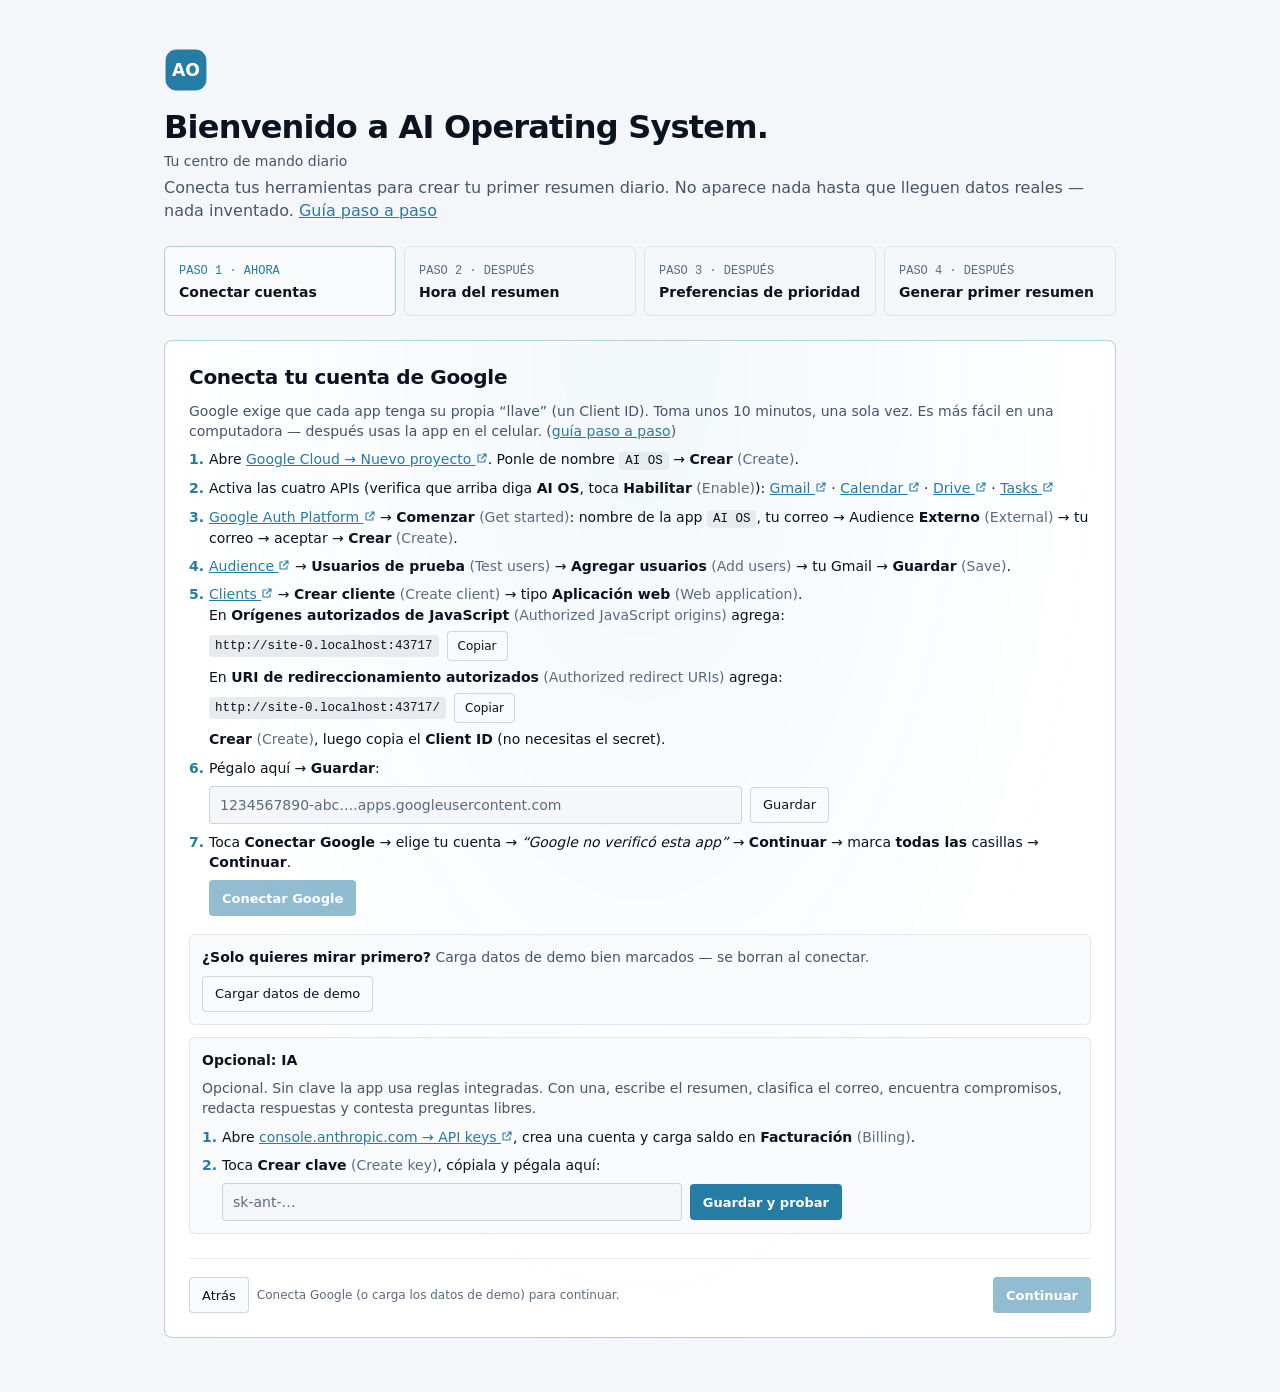
<file: index.html>
<!doctype html>
<html lang="es">
<head>
<meta charset="utf-8">
<meta name="viewport" content="width=device-width, initial-scale=1, viewport-fit=cover">
<meta http-equiv="Content-Security-Policy" content="default-src 'self'; script-src 'self'; style-src 'self' 'unsafe-inline' https://fonts.googleapis.com; font-src https://fonts.gstatic.com; img-src 'self' data: blob:; connect-src 'self' https://*.googleapis.com https://api.anthropic.com; base-uri 'self'; form-action 'none'; object-src 'none'">
<meta name="referrer" content="no-referrer">
<meta name="theme-color" content="#0A0D14">
<meta name="apple-mobile-web-app-title" content="AI OS">
<title>Today</title>
<link rel="manifest" href="manifest.webmanifest">
<link rel="icon" href="icon.svg" type="image/svg+xml">
<link rel="apple-touch-icon" href="icon-180.png">
<link rel="preconnect" href="https://fonts.googleapis.com">
<link href="https://fonts.googleapis.com/css2?family=Geist:wght@400;500;600;700&family=JetBrains+Mono:wght@400;500;600&display=swap" rel="stylesheet">
<link rel="stylesheet" href="app.css">
</head>
<body>
<div id="app"><div class="boot">Loading your day…</div></div>
<div id="modal-root"></div>
<div id="toast-root" aria-live="polite"></div>
<noscript><div class="boot">This app needs JavaScript turned on.</div></noscript>
<script type="module" src="app.js"></script>
</body>
</html>
</file>
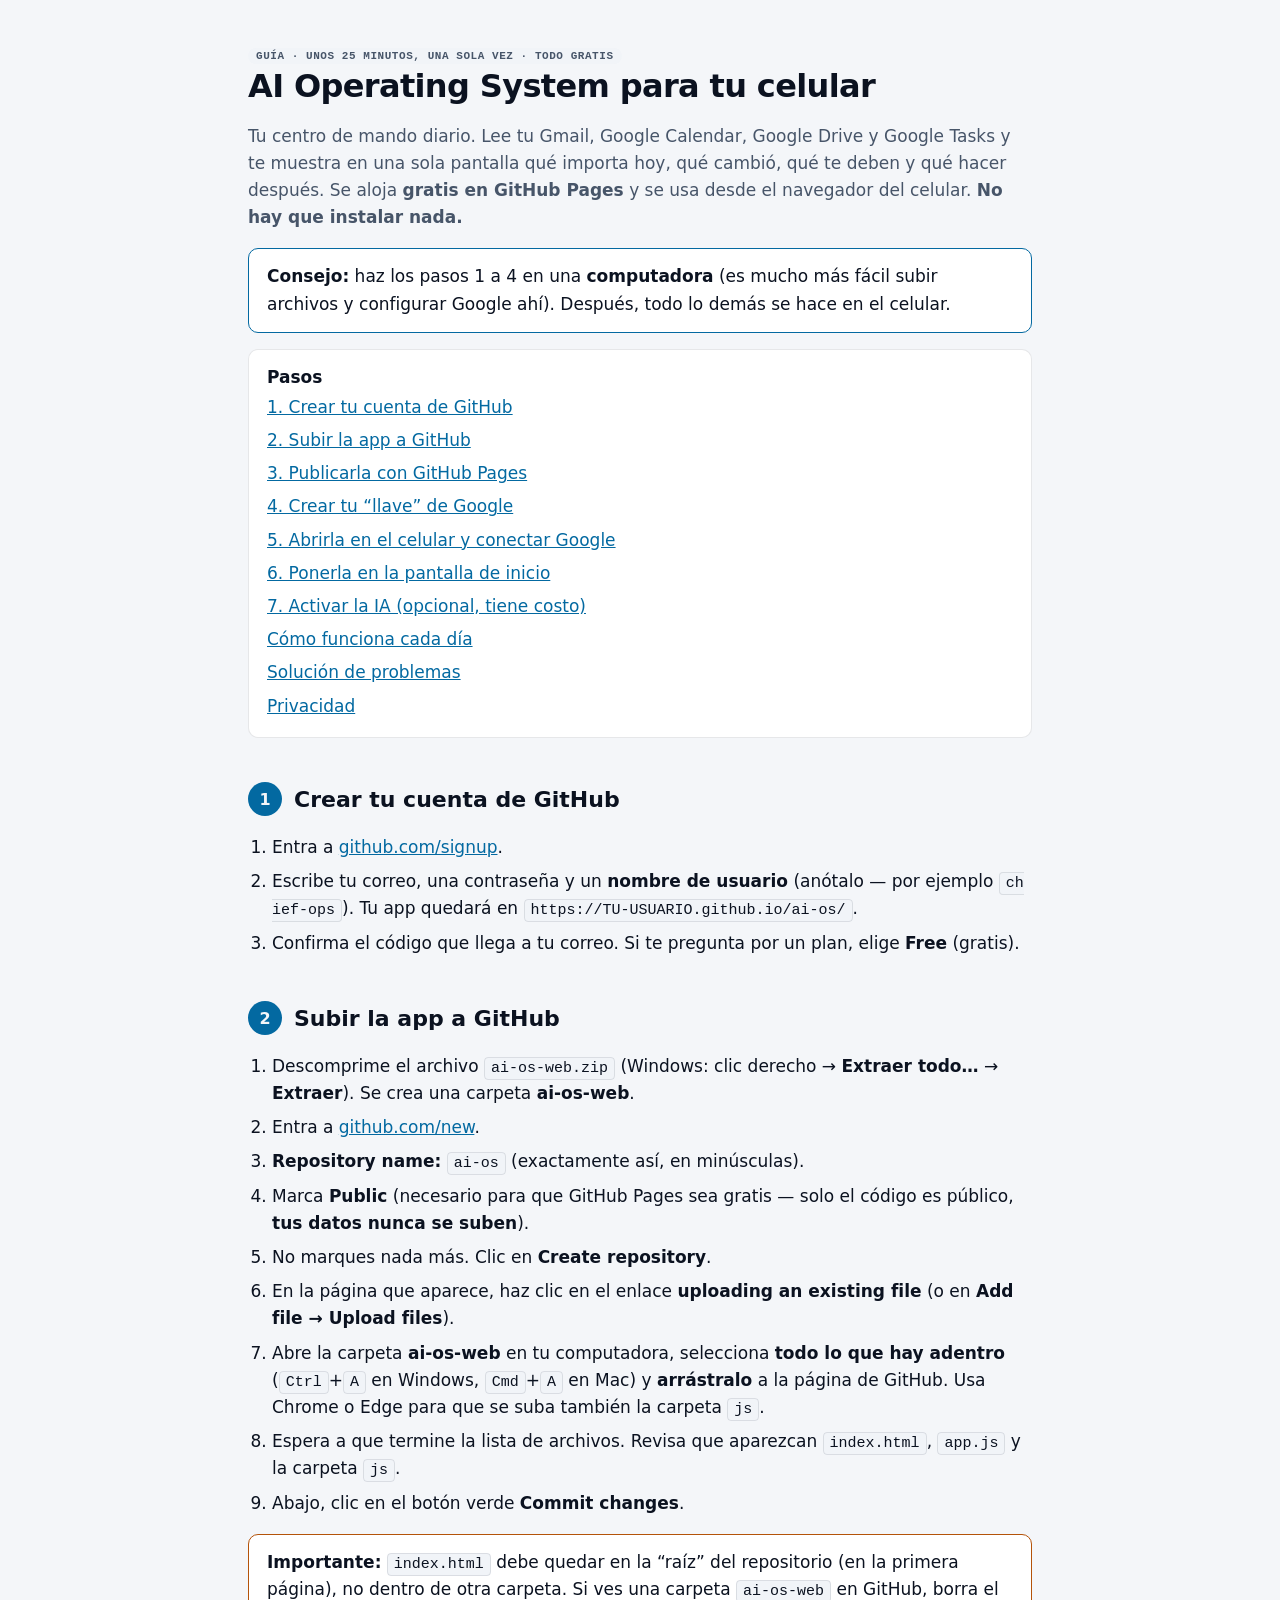
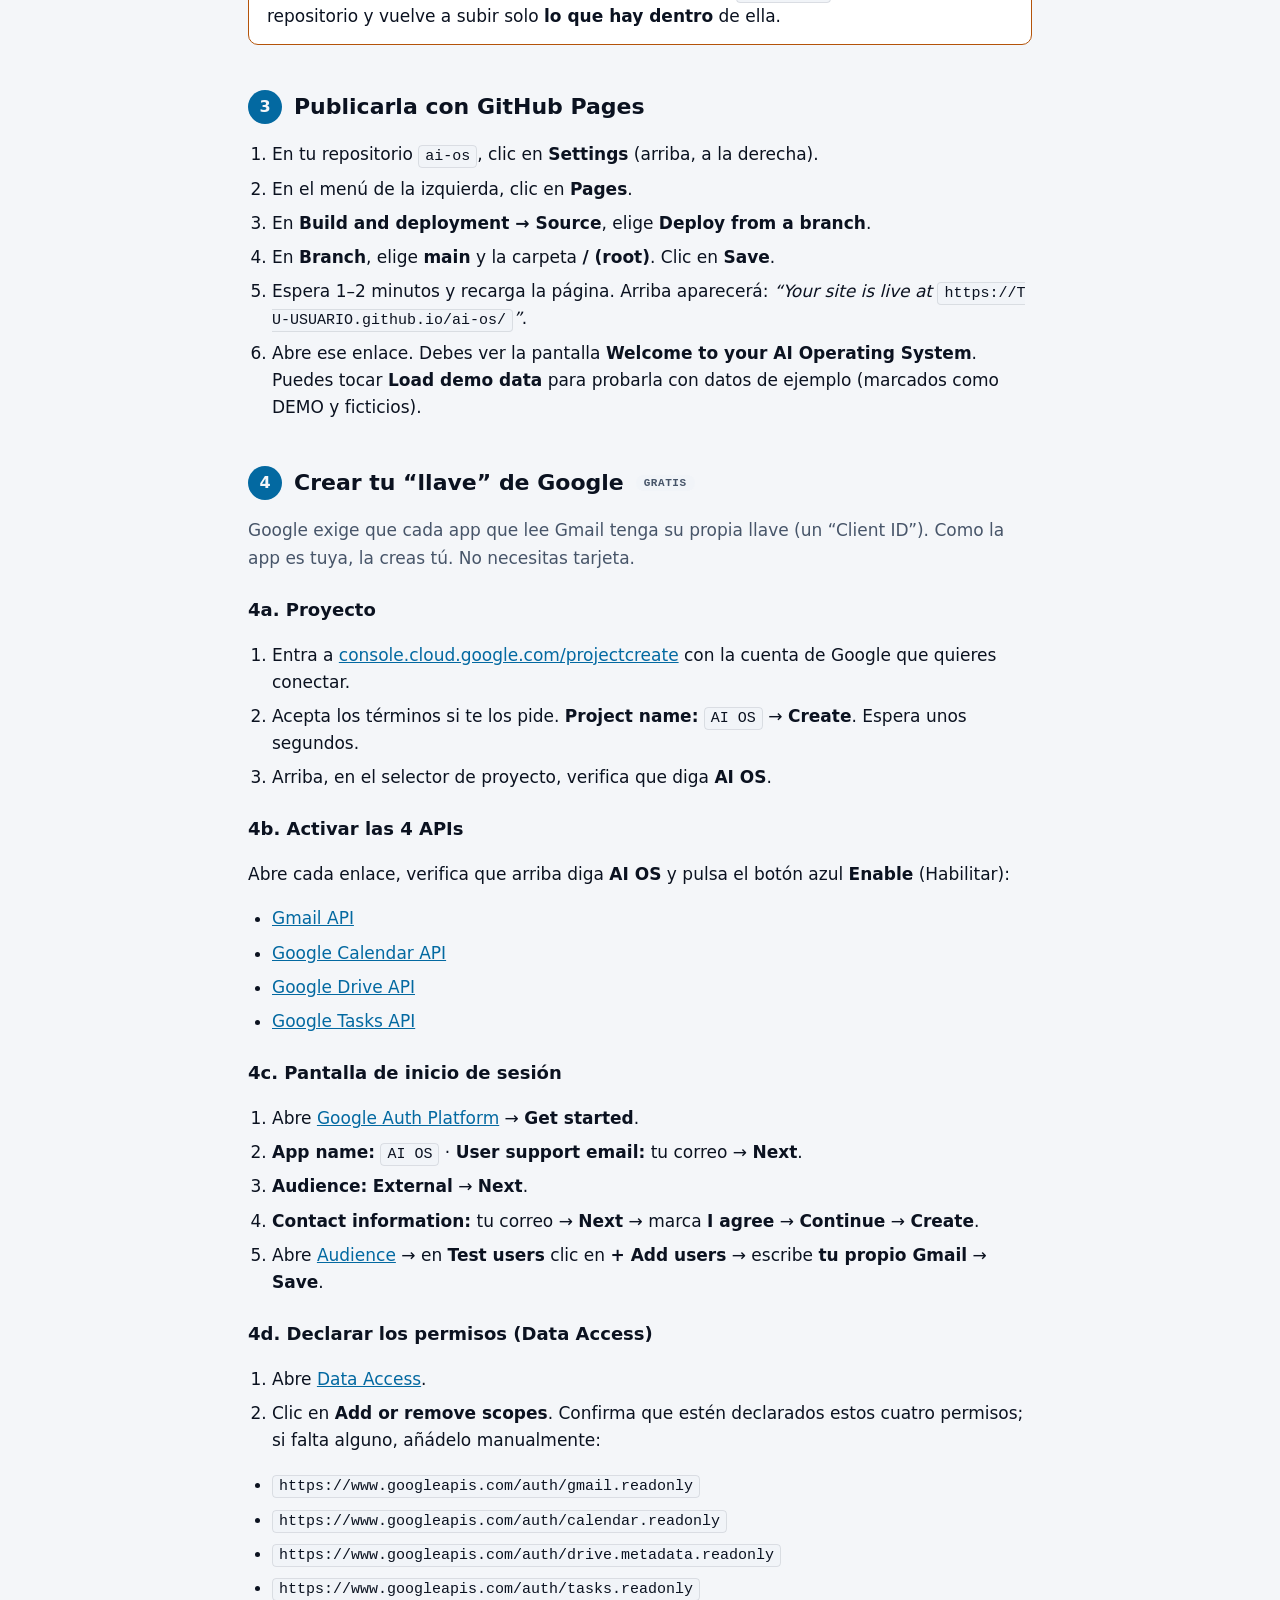
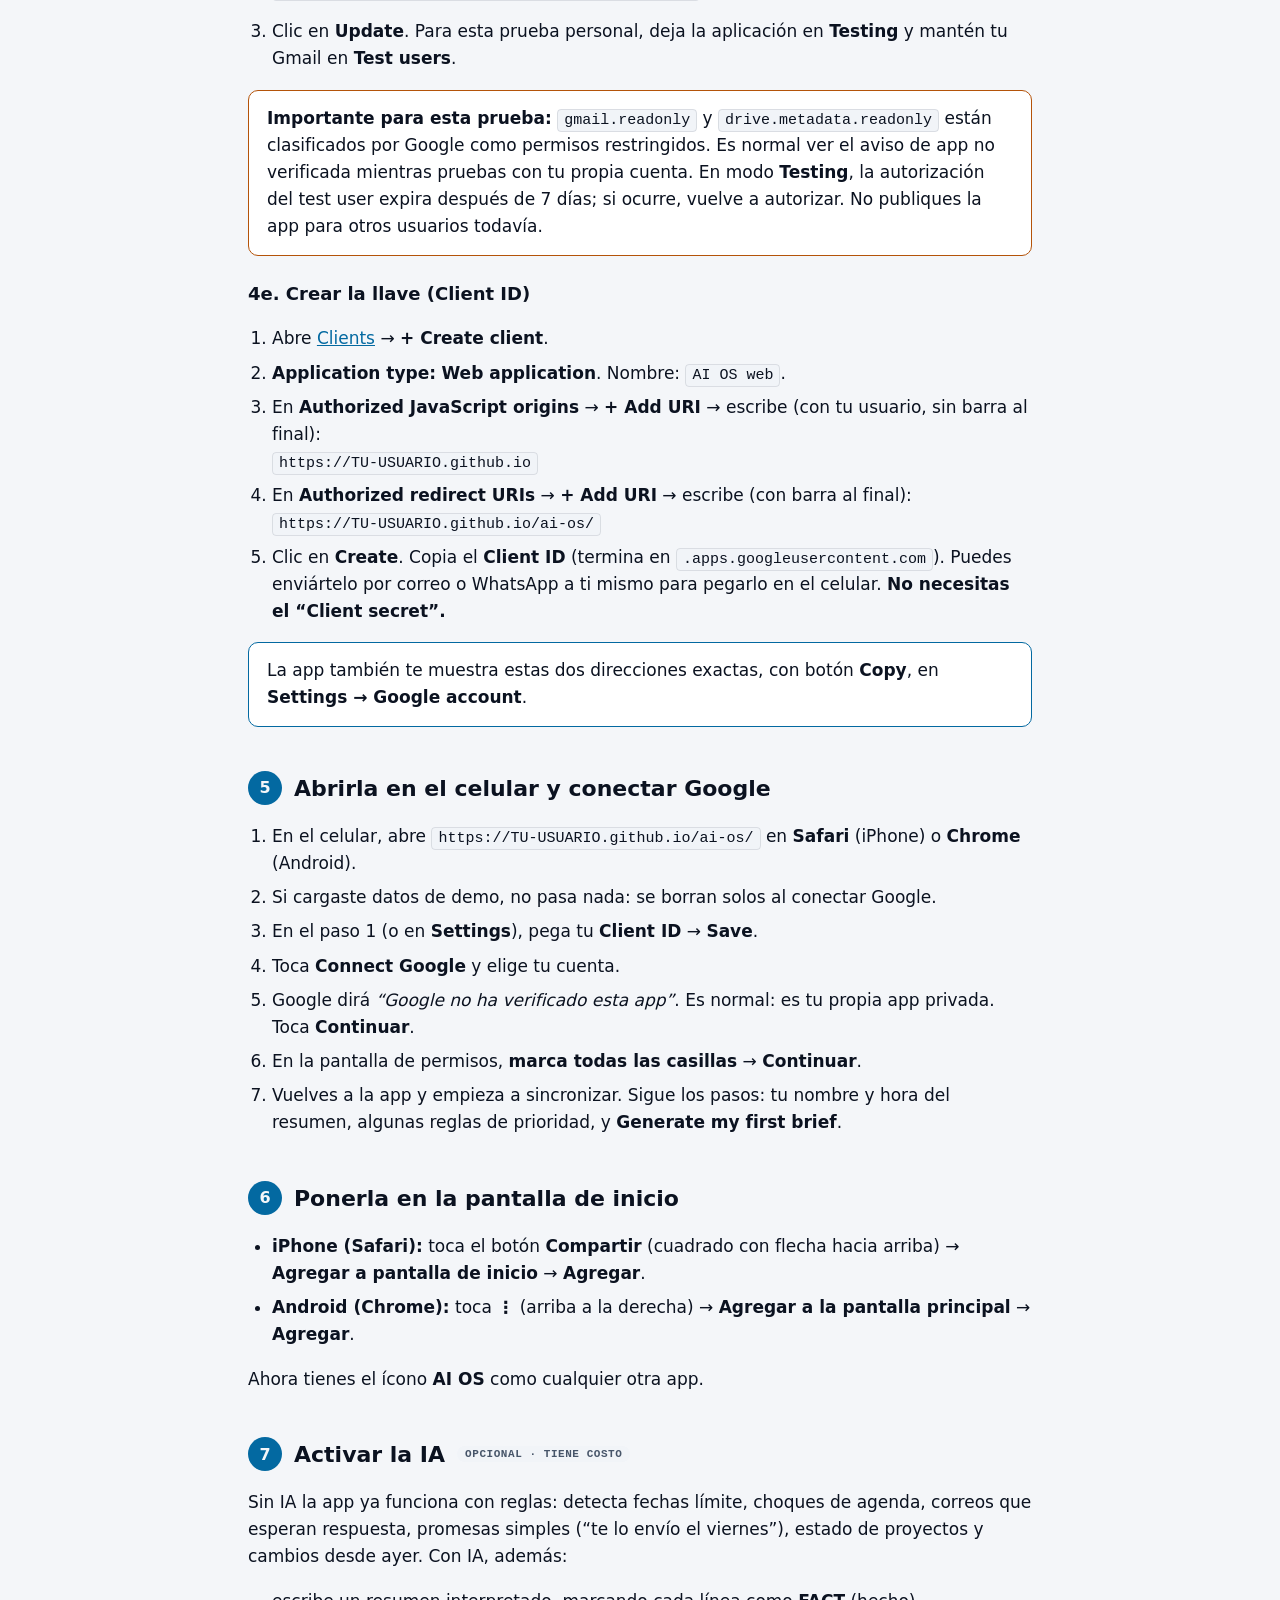
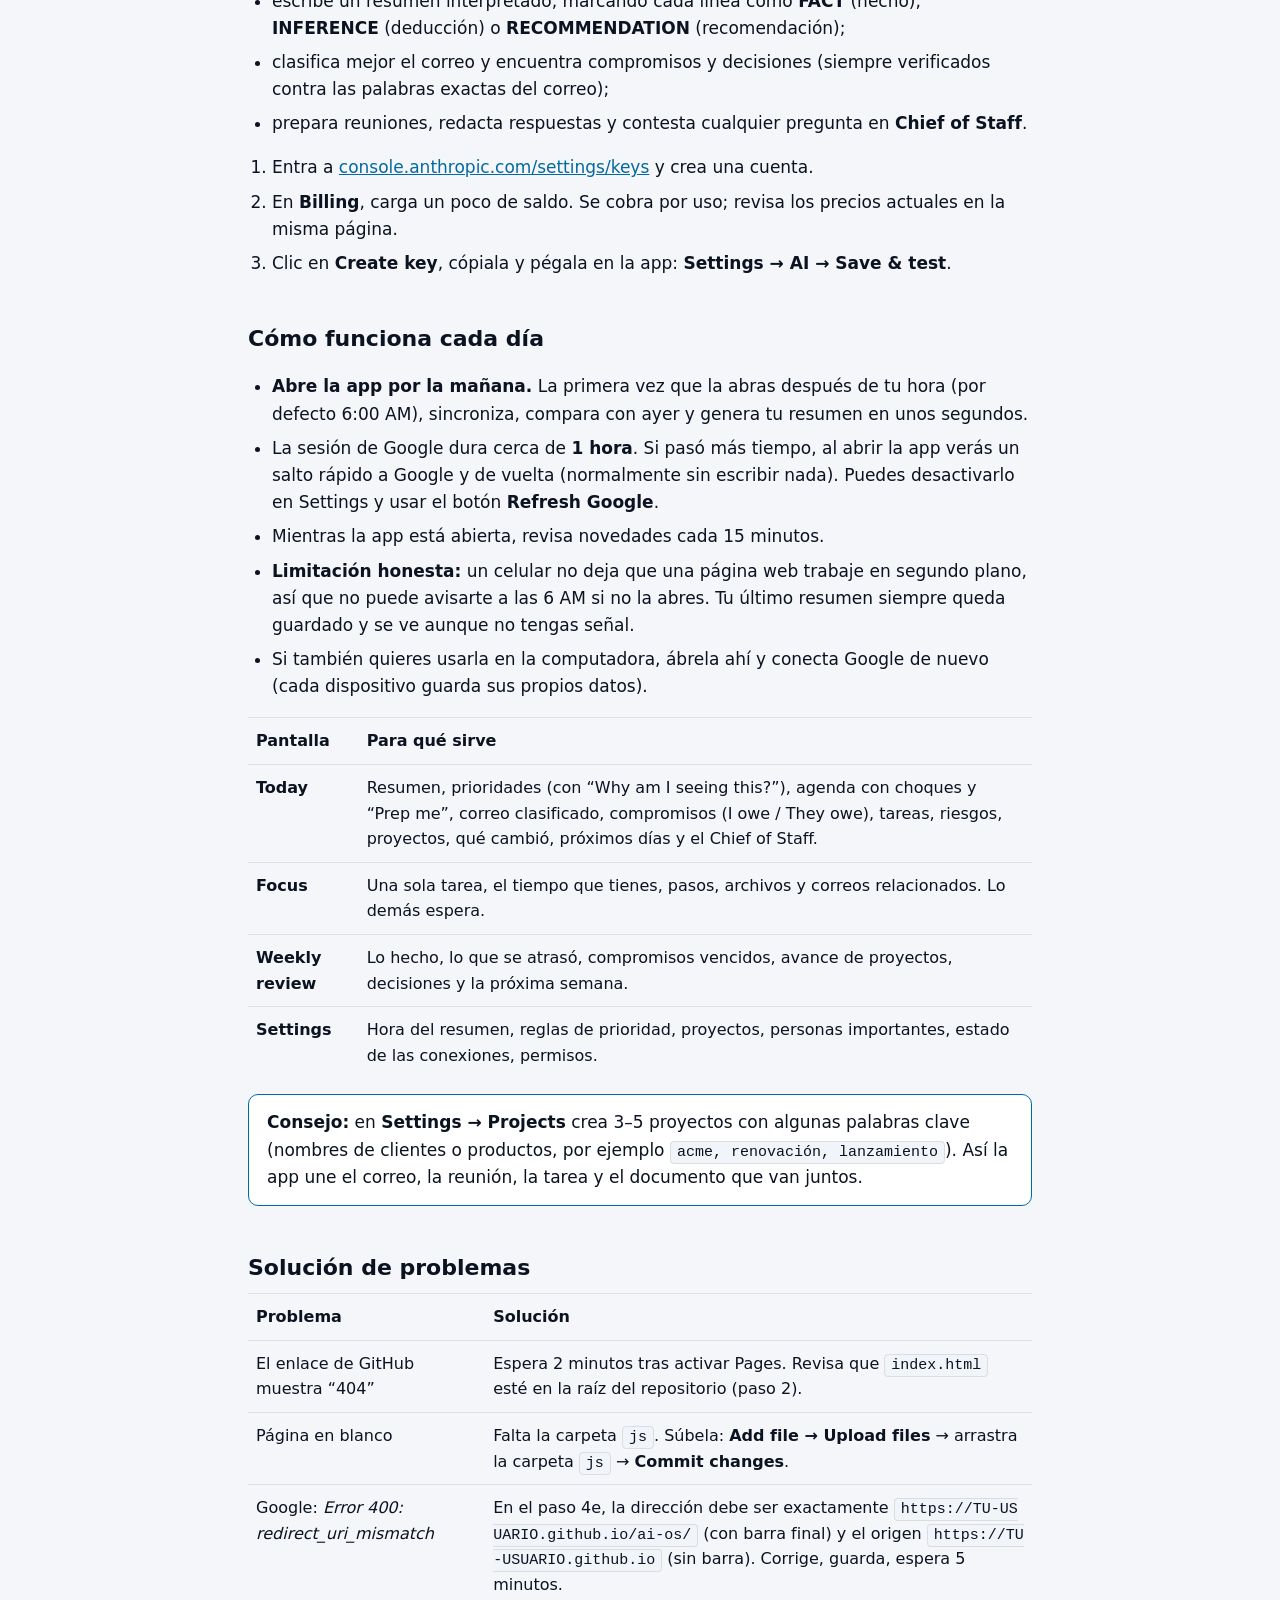
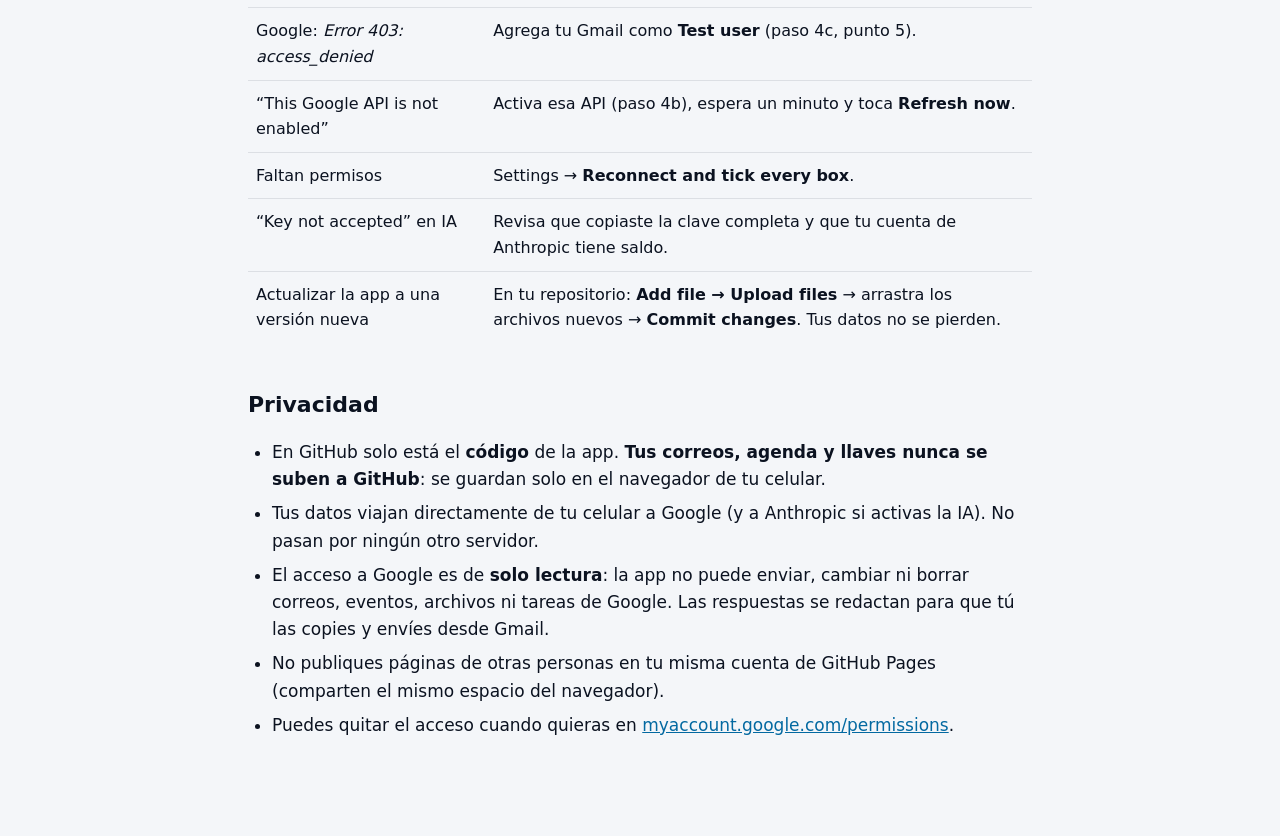
<file: GUIA.html>
<!doctype html>
<html lang="es">
<head>
<meta charset="utf-8">
<meta name="viewport" content="width=device-width, initial-scale=1">
<title>Guía de instalación — AI Operating System</title>
<style>
:root{--bg:#0A0D14;--s1:#111622;--s2:#182030;--bd:rgba(255,255,255,.09);--tx:#E2E8F0;--mu:#A3B1C4;--pri:#38BDF8;--warn:#FBBF24;color-scheme:dark}
@media (prefers-color-scheme: light){:root{--bg:#F4F6F9;--s1:#FFFFFF;--s2:#F1F4F8;--bd:rgba(15,23,42,.10);--tx:#0B1220;--mu:#475569;--pri:#0369A1;--warn:#B45309;color-scheme:light}}
*{box-sizing:border-box}
body{margin:0;background:var(--bg);color:var(--tx);font:17px/1.6 system-ui,-apple-system,'Segoe UI',sans-serif}
main{max-width:820px;margin:0 auto;padding:40px 18px 80px}
h1{font-size:32px;line-height:1.2;margin:0 0 8px;letter-spacing:-.02em}
h2{font-size:22px;margin:44px 0 8px;display:flex;gap:12px;align-items:center}
h2 .n{display:inline-flex;width:34px;height:34px;border-radius:50%;background:var(--pri);color:var(--bg);font-size:16px;align-items:center;justify-content:center;flex:0 0 auto}
h3{font-size:18px;margin:24px 0 6px}
.mu{color:var(--mu)} a{color:var(--pri)}
ol,ul{padding-left:24px} li{margin:7px 0}
code{font:15px ui-monospace,Consolas,monospace;background:var(--s2);border:1px solid var(--bd);padding:2px 6px;border-radius:4px;word-break:break-all}
.box{background:var(--s1);border:1px solid var(--bd);border-radius:10px;padding:14px 18px;margin:16px 0}
.tip{border-color:var(--pri)} .warn{border-color:var(--warn)}
.tag{display:inline-block;font:600 11px ui-monospace,monospace;letter-spacing:.05em;padding:2px 8px;border-radius:999px;background:var(--s2);color:var(--mu);text-transform:uppercase}
table{border-collapse:collapse;width:100%;font-size:16px} td,th{border-top:1px solid var(--bd);padding:10px 8px;text-align:left;vertical-align:top}
.toc a{display:block;padding:3px 0}
</style>
</head>
<body><main>
<span class="tag">Guía · unos 25 minutos, una sola vez · todo gratis</span>
<h1>AI Operating System para tu celular</h1>
<p class="mu">Tu centro de mando diario. Lee tu Gmail, Google Calendar, Google Drive y Google Tasks y te muestra en una sola pantalla qué importa hoy, qué cambió, qué te deben y qué hacer después. Se aloja <b>gratis en GitHub Pages</b> y se usa desde el navegador del celular. <b>No hay que instalar nada.</b></p>

<div class="box tip"><b>Consejo:</b> haz los pasos 1 a 4 en una <b>computadora</b> (es mucho más fácil subir archivos y configurar Google ahí). Después, todo lo demás se hace en el celular.</div>

<div class="box toc"><b>Pasos</b>
<a href="#github">1. Crear tu cuenta de GitHub</a>
<a href="#subir">2. Subir la app a GitHub</a>
<a href="#pages">3. Publicarla con GitHub Pages</a>
<a href="#google">4. Crear tu “llave” de Google</a>
<a href="#celular">5. Abrirla en el celular y conectar Google</a>
<a href="#inicio">6. Ponerla en la pantalla de inicio</a>
<a href="#ia">7. Activar la IA (opcional, tiene costo)</a>
<a href="#uso">Cómo funciona cada día</a>
<a href="#problemas">Solución de problemas</a>
<a href="#privacidad">Privacidad</a>
</div>

<h2 id="github"><span class="n">1</span>Crear tu cuenta de GitHub</h2>
<ol>
<li>Entra a <a href="https://github.com/signup" target="_blank" rel="noopener">github.com/signup</a>.</li>
<li>Escribe tu correo, una contraseña y un <b>nombre de usuario</b> (anótalo — por ejemplo <code>chief-ops</code>). Tu app quedará en <code>https://TU-USUARIO.github.io/ai-os/</code>.</li>
<li>Confirma el código que llega a tu correo. Si te pregunta por un plan, elige <b>Free</b> (gratis).</li>
</ol>

<h2 id="subir"><span class="n">2</span>Subir la app a GitHub</h2>
<ol>
<li>Descomprime el archivo <code>ai-os-web.zip</code> (Windows: clic derecho → <b>Extraer todo…</b> → <b>Extraer</b>). Se crea una carpeta <b>ai-os-web</b>.</li>
<li>Entra a <a href="https://github.com/new" target="_blank" rel="noopener">github.com/new</a>.</li>
<li><b>Repository name:</b> <code>ai-os</code> (exactamente así, en minúsculas).</li>
<li>Marca <b>Public</b> (necesario para que GitHub Pages sea gratis — solo el código es público, <b>tus datos nunca se suben</b>).</li>
<li>No marques nada más. Clic en <b>Create repository</b>.</li>
<li>En la página que aparece, haz clic en el enlace <b>uploading an existing file</b> (o en <b>Add file → Upload files</b>).</li>
<li>Abre la carpeta <b>ai-os-web</b> en tu computadora, selecciona <b>todo lo que hay adentro</b> (<code>Ctrl</code>+<code>A</code> en Windows, <code>Cmd</code>+<code>A</code> en Mac) y <b>arrástralo</b> a la página de GitHub. Usa Chrome o Edge para que se suba también la carpeta <code>js</code>.</li>
<li>Espera a que termine la lista de archivos. Revisa que aparezcan <code>index.html</code>, <code>app.js</code> y la carpeta <code>js</code>.</li>
<li>Abajo, clic en el botón verde <b>Commit changes</b>.</li>
</ol>
<div class="box warn"><b>Importante:</b> <code>index.html</code> debe quedar en la “raíz” del repositorio (en la primera página), no dentro de otra carpeta. Si ves una carpeta <code>ai-os-web</code> en GitHub, borra el repositorio y vuelve a subir solo <b>lo que hay dentro</b> de ella.</div>

<h2 id="pages"><span class="n">3</span>Publicarla con GitHub Pages</h2>
<ol>
<li>En tu repositorio <code>ai-os</code>, clic en <b>Settings</b> (arriba, a la derecha).</li>
<li>En el menú de la izquierda, clic en <b>Pages</b>.</li>
<li>En <b>Build and deployment → Source</b>, elige <b>Deploy from a branch</b>.</li>
<li>En <b>Branch</b>, elige <b>main</b> y la carpeta <b>/ (root)</b>. Clic en <b>Save</b>.</li>
<li>Espera 1–2 minutos y recarga la página. Arriba aparecerá: <i>“Your site is live at <code>https://TU-USUARIO.github.io/ai-os/</code>”</i>.</li>
<li>Abre ese enlace. Debes ver la pantalla <b>Welcome to your AI Operating System</b>. Puedes tocar <b>Load demo data</b> para probarla con datos de ejemplo (marcados como DEMO y ficticios).</li>
</ol>

<h2 id="google"><span class="n">4</span>Crear tu “llave” de Google <span class="tag">gratis</span></h2>
<p class="mu">Google exige que cada app que lee Gmail tenga su propia llave (un “Client ID”). Como la app es tuya, la creas tú. No necesitas tarjeta.</p>
<h3>4a. Proyecto</h3>
<ol>
<li>Entra a <a href="https://console.cloud.google.com/projectcreate" target="_blank" rel="noopener">console.cloud.google.com/projectcreate</a> con la cuenta de Google que quieres conectar.</li>
<li>Acepta los términos si te los pide. <b>Project name:</b> <code>AI OS</code> → <b>Create</b>. Espera unos segundos.</li>
<li>Arriba, en el selector de proyecto, verifica que diga <b>AI OS</b>.</li>
</ol>
<h3>4b. Activar las 4 APIs</h3>
<p>Abre cada enlace, verifica que arriba diga <b>AI OS</b> y pulsa el botón azul <b>Enable</b> (Habilitar):</p>
<ul>
<li><a href="https://console.cloud.google.com/apis/library/gmail.googleapis.com" target="_blank" rel="noopener">Gmail API</a></li>
<li><a href="https://console.cloud.google.com/apis/library/calendar-json.googleapis.com" target="_blank" rel="noopener">Google Calendar API</a></li>
<li><a href="https://console.cloud.google.com/apis/library/drive.googleapis.com" target="_blank" rel="noopener">Google Drive API</a></li>
<li><a href="https://console.cloud.google.com/apis/library/tasks.googleapis.com" target="_blank" rel="noopener">Google Tasks API</a></li>
</ul>
<h3>4c. Pantalla de inicio de sesión</h3>
<ol>
<li>Abre <a href="https://console.cloud.google.com/auth/overview" target="_blank" rel="noopener">Google Auth Platform</a> → <b>Get started</b>.</li>
<li><b>App name:</b> <code>AI OS</code> · <b>User support email:</b> tu correo → <b>Next</b>.</li>
<li><b>Audience:</b> <b>External</b> → <b>Next</b>.</li>
<li><b>Contact information:</b> tu correo → <b>Next</b> → marca <b>I agree</b> → <b>Continue</b> → <b>Create</b>.</li>
<li>Abre <a href="https://console.cloud.google.com/auth/audience" target="_blank" rel="noopener">Audience</a> → en <b>Test users</b> clic en <b>+ Add users</b> → escribe <b>tu propio Gmail</b> → <b>Save</b>.</li>
</ol>
<h3>4d. Declarar los permisos (Data Access)</h3>
<ol>
<li>Abre <a href="https://console.cloud.google.com/auth/scopes" target="_blank" rel="noopener">Data Access</a>.</li>
<li>Clic en <b>Add or remove scopes</b>. Confirma que estén declarados estos cuatro permisos; si falta alguno, añádelo manualmente:</li>
</ol>
<ul>
<li><code>https://www.googleapis.com/auth/gmail.readonly</code></li>
<li><code>https://www.googleapis.com/auth/calendar.readonly</code></li>
<li><code>https://www.googleapis.com/auth/drive.metadata.readonly</code></li>
<li><code>https://www.googleapis.com/auth/tasks.readonly</code></li>
</ul>
<ol start="3">
<li>Clic en <b>Update</b>. Para esta prueba personal, deja la aplicación en <b>Testing</b> y mantén tu Gmail en <b>Test users</b>.</li>
</ol>
<div class="box warn"><b>Importante para esta prueba:</b> <code>gmail.readonly</code> y <code>drive.metadata.readonly</code> están clasificados por Google como permisos restringidos. Es normal ver el aviso de app no verificada mientras pruebas con tu propia cuenta. En modo <b>Testing</b>, la autorización del test user expira después de 7 días; si ocurre, vuelve a autorizar. No publiques la app para otros usuarios todavía.</div>

<h3>4e. Crear la llave (Client ID)</h3>
<ol>
<li>Abre <a href="https://console.cloud.google.com/auth/clients" target="_blank" rel="noopener">Clients</a> → <b>+ Create client</b>.</li>
<li><b>Application type:</b> <b>Web application</b>. Nombre: <code>AI OS web</code>.</li>
<li>En <b>Authorized JavaScript origins</b> → <b>+ Add URI</b> → escribe (con tu usuario, sin barra al final):<br><code>https://TU-USUARIO.github.io</code></li>
<li>En <b>Authorized redirect URIs</b> → <b>+ Add URI</b> → escribe (con barra al final):<br><code>https://TU-USUARIO.github.io/ai-os/</code></li>
<li>Clic en <b>Create</b>. Copia el <b>Client ID</b> (termina en <code>.apps.googleusercontent.com</code>). Puedes enviártelo por correo o WhatsApp a ti mismo para pegarlo en el celular. <b>No necesitas el “Client secret”.</b></li>
</ol>
<div class="box tip">La app también te muestra estas dos direcciones exactas, con botón <b>Copy</b>, en <b>Settings → Google account</b>.</div>

<h2 id="celular"><span class="n">5</span>Abrirla en el celular y conectar Google</h2>
<ol>
<li>En el celular, abre <code>https://TU-USUARIO.github.io/ai-os/</code> en <b>Safari</b> (iPhone) o <b>Chrome</b> (Android).</li>
<li>Si cargaste datos de demo, no pasa nada: se borran solos al conectar Google.</li>
<li>En el paso 1 (o en <b>Settings</b>), pega tu <b>Client ID</b> → <b>Save</b>.</li>
<li>Toca <b>Connect Google</b> y elige tu cuenta.</li>
<li>Google dirá <i>“Google no ha verificado esta app”</i>. Es normal: es tu propia app privada. Toca <b>Continuar</b>.</li>
<li>En la pantalla de permisos, <b>marca todas las casillas</b> → <b>Continuar</b>.</li>
<li>Vuelves a la app y empieza a sincronizar. Sigue los pasos: tu nombre y hora del resumen, algunas reglas de prioridad, y <b>Generate my first brief</b>.</li>
</ol>

<h2 id="inicio"><span class="n">6</span>Ponerla en la pantalla de inicio</h2>
<ul>
<li><b>iPhone (Safari):</b> toca el botón <b>Compartir</b> (cuadrado con flecha hacia arriba) → <b>Agregar a pantalla de inicio</b> → <b>Agregar</b>.</li>
<li><b>Android (Chrome):</b> toca <b>⋮</b> (arriba a la derecha) → <b>Agregar a la pantalla principal</b> → <b>Agregar</b>.</li>
</ul>
<p>Ahora tienes el ícono <b>AI OS</b> como cualquier otra app.</p>

<h2 id="ia"><span class="n">7</span>Activar la IA <span class="tag">opcional · tiene costo</span></h2>
<p>Sin IA la app ya funciona con reglas: detecta fechas límite, choques de agenda, correos que esperan respuesta, promesas simples (“te lo envío el viernes”), estado de proyectos y cambios desde ayer. Con IA, además:</p>
<ul><li>escribe un resumen interpretado, marcando cada línea como <b>FACT</b> (hecho), <b>INFERENCE</b> (deducción) o <b>RECOMMENDATION</b> (recomendación);</li><li>clasifica mejor el correo y encuentra compromisos y decisiones (siempre verificados contra las palabras exactas del correo);</li><li>prepara reuniones, redacta respuestas y contesta cualquier pregunta en <b>Chief of Staff</b>.</li></ul>
<ol>
<li>Entra a <a href="https://console.anthropic.com/settings/keys" target="_blank" rel="noopener">console.anthropic.com/settings/keys</a> y crea una cuenta.</li>
<li>En <b>Billing</b>, carga un poco de saldo. Se cobra por uso; revisa los precios actuales en la misma página.</li>
<li>Clic en <b>Create key</b>, cópiala y pégala en la app: <b>Settings → AI → Save &amp; test</b>.</li>
</ol>

<h2 id="uso">Cómo funciona cada día</h2>
<ul>
<li><b>Abre la app por la mañana.</b> La primera vez que la abras después de tu hora (por defecto 6:00 AM), sincroniza, compara con ayer y genera tu resumen en unos segundos.</li>
<li>La sesión de Google dura cerca de <b>1 hora</b>. Si pasó más tiempo, al abrir la app verás un salto rápido a Google y de vuelta (normalmente sin escribir nada). Puedes desactivarlo en Settings y usar el botón <b>Refresh Google</b>.</li>
<li>Mientras la app está abierta, revisa novedades cada 15 minutos.</li>
<li><b>Limitación honesta:</b> un celular no deja que una página web trabaje en segundo plano, así que no puede avisarte a las 6 AM si no la abres. Tu último resumen siempre queda guardado y se ve aunque no tengas señal.</li>
<li>Si también quieres usarla en la computadora, ábrela ahí y conecta Google de nuevo (cada dispositivo guarda sus propios datos).</li>
</ul>
<table>
<tr><th>Pantalla</th><th>Para qué sirve</th></tr>
<tr><td><b>Today</b></td><td>Resumen, prioridades (con “Why am I seeing this?”), agenda con choques y “Prep me”, correo clasificado, compromisos (I owe / They owe), tareas, riesgos, proyectos, qué cambió, próximos días y el Chief of Staff.</td></tr>
<tr><td><b>Focus</b></td><td>Una sola tarea, el tiempo que tienes, pasos, archivos y correos relacionados. Lo demás espera.</td></tr>
<tr><td><b>Weekly review</b></td><td>Lo hecho, lo que se atrasó, compromisos vencidos, avance de proyectos, decisiones y la próxima semana.</td></tr>
<tr><td><b>Settings</b></td><td>Hora del resumen, reglas de prioridad, proyectos, personas importantes, estado de las conexiones, permisos.</td></tr>
</table>
<div class="box tip"><b>Consejo:</b> en <b>Settings → Projects</b> crea 3–5 proyectos con algunas palabras clave (nombres de clientes o productos, por ejemplo <code>acme, renovación, lanzamiento</code>). Así la app une el correo, la reunión, la tarea y el documento que van juntos.</div>

<h2 id="problemas">Solución de problemas</h2>
<table>
<tr><th>Problema</th><th>Solución</th></tr>
<tr><td>El enlace de GitHub muestra “404”</td><td>Espera 2 minutos tras activar Pages. Revisa que <code>index.html</code> esté en la raíz del repositorio (paso 2).</td></tr>
<tr><td>Página en blanco</td><td>Falta la carpeta <code>js</code>. Súbela: <b>Add file → Upload files</b> → arrastra la carpeta <code>js</code> → <b>Commit changes</b>.</td></tr>
<tr><td>Google: <i>Error 400: redirect_uri_mismatch</i></td><td>En el paso 4e, la dirección debe ser exactamente <code>https://TU-USUARIO.github.io/ai-os/</code> (con barra final) y el origen <code>https://TU-USUARIO.github.io</code> (sin barra). Corrige, guarda, espera 5 minutos.</td></tr>
<tr><td>Google: <i>Error 403: access_denied</i></td><td>Agrega tu Gmail como <b>Test user</b> (paso 4c, punto 5).</td></tr>
<tr><td>“This Google API is not enabled”</td><td>Activa esa API (paso 4b), espera un minuto y toca <b>Refresh now</b>.</td></tr>
<tr><td>Faltan permisos</td><td>Settings → <b>Reconnect and tick every box</b>.</td></tr>
<tr><td>“Key not accepted” en IA</td><td>Revisa que copiaste la clave completa y que tu cuenta de Anthropic tiene saldo.</td></tr>
<tr><td>Actualizar la app a una versión nueva</td><td>En tu repositorio: <b>Add file → Upload files</b> → arrastra los archivos nuevos → <b>Commit changes</b>. Tus datos no se pierden.</td></tr>
</table>

<h2 id="privacidad">Privacidad</h2>
<ul>
<li>En GitHub solo está el <b>código</b> de la app. <b>Tus correos, agenda y llaves nunca se suben a GitHub</b>: se guardan solo en el navegador de tu celular.</li>
<li>Tus datos viajan directamente de tu celular a Google (y a Anthropic si activas la IA). No pasan por ningún otro servidor.</li>
<li>El acceso a Google es de <b>solo lectura</b>: la app no puede enviar, cambiar ni borrar correos, eventos, archivos ni tareas de Google. Las respuestas se redactan para que tú las copies y envíes desde Gmail.</li>
<li>No publiques páginas de otras personas en tu misma cuenta de GitHub Pages (comparten el mismo espacio del navegador).</li>
<li>Puedes quitar el acceso cuando quieras en <a href="https://myaccount.google.com/permissions" target="_blank" rel="noopener">myaccount.google.com/permissions</a>.</li>
</ul>
</main></body></html>
</file>
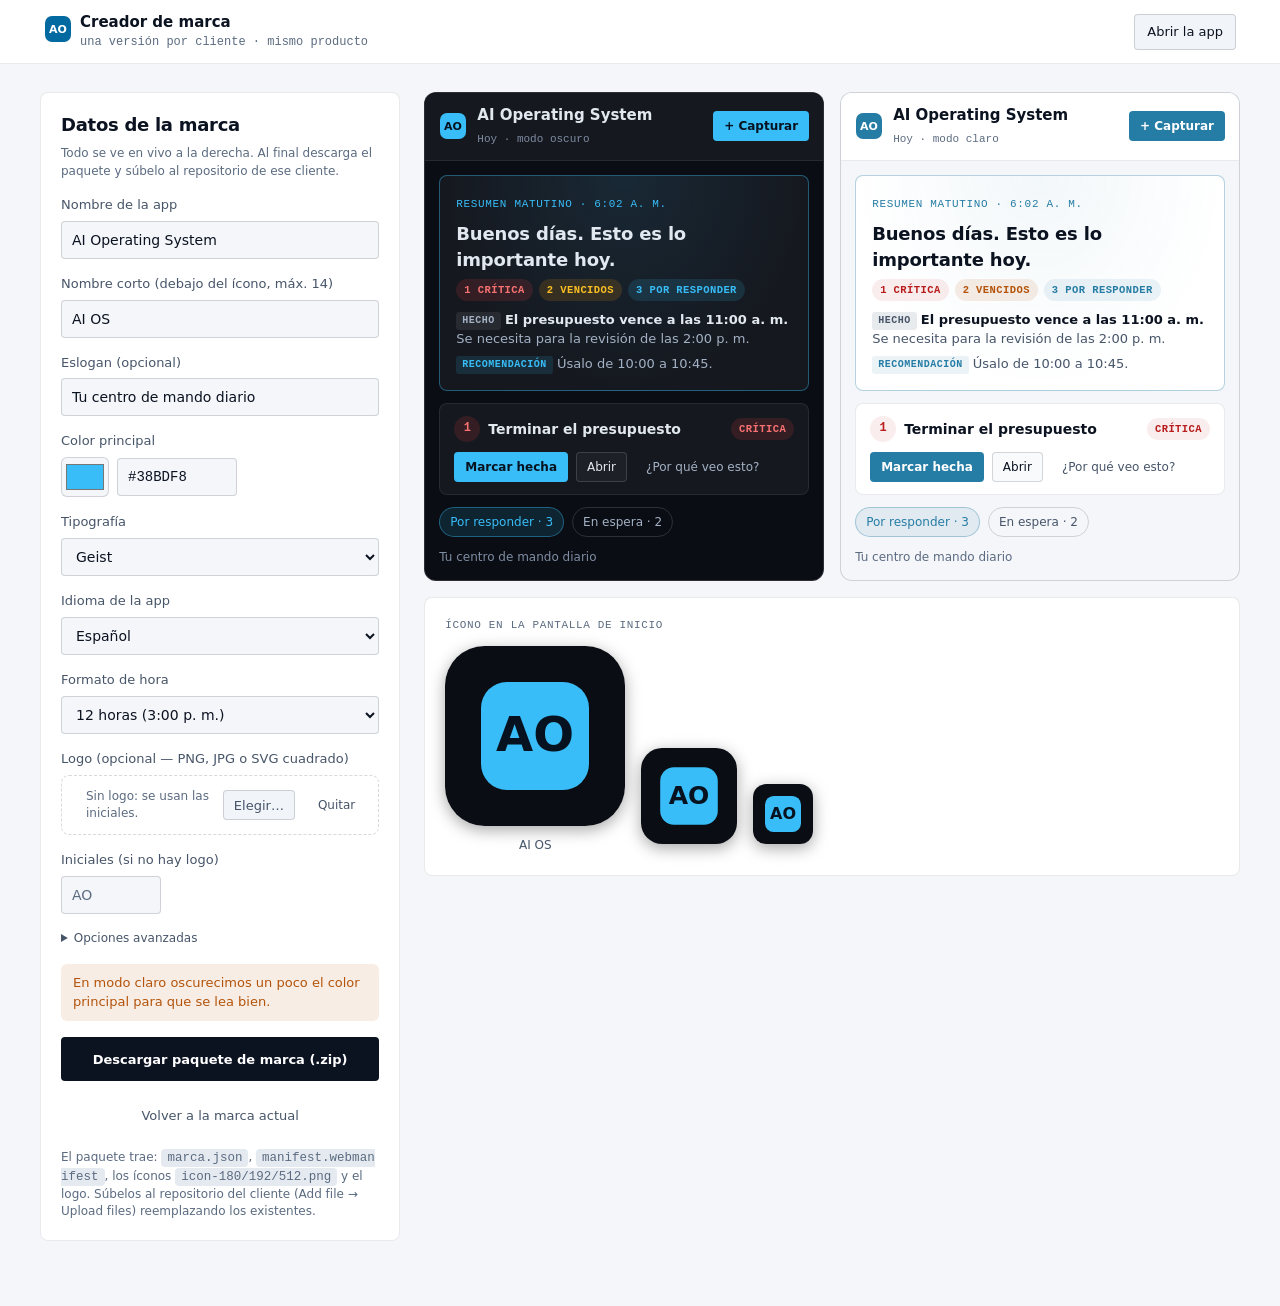
<file: marca.html>
<!doctype html>
<html lang="es">
<head>
<meta charset="utf-8">
<meta name="viewport" content="width=device-width, initial-scale=1">
<meta http-equiv="Content-Security-Policy" content="default-src 'self'; script-src 'self'; style-src 'self' 'unsafe-inline' https://fonts.googleapis.com; font-src https://fonts.gstatic.com; img-src 'self' data: blob:; connect-src 'self'; base-uri 'self'; form-action 'none'; object-src 'none'">
<meta name="robots" content="noindex">
<title>Creador de marca</title>
<link rel="preconnect" href="https://fonts.googleapis.com">
<link href="https://fonts.googleapis.com/css2?family=Geist:wght@400;500;600;700&family=JetBrains+Mono:wght@400;500;600&display=swap" rel="stylesheet">
<link rel="stylesheet" href="app.css">
<style>
.tool { max-width: 1240px; margin: 0 auto; padding: 28px 20px 64px; display: flex; flex-wrap: wrap; gap: 24px; align-items: flex-start; }
.form { flex: 1 1 360px; min-width: 0; display: flex; flex-direction: column; gap: 16px; }
.preview { flex: 999 1 520px; min-width: 0; display: grid; grid-template-columns: repeat(auto-fit, minmax(300px, 1fr)); gap: 16px; }
.f { display: flex; flex-direction: column; gap: 6px; }
.f label, .f .lbl { font-size: 13px; color: var(--mu); }
.colorrow { display: flex; gap: 8px; align-items: center; }
.colorrow input[type=color] { width: 48px; height: 40px; padding: 2px; border-radius: 6px; border: 1px solid var(--bd2); background: var(--bg); cursor: pointer; }
.pv { border-radius: 12px; border: 1px solid var(--bd2); overflow: hidden; background: var(--bg); color: var(--tx); }
.pv-top { display: flex; align-items: center; gap: 10px; padding: 12px 14px; background: var(--s1); border-bottom: 1px solid var(--bd); }
.pv-body { padding: 14px; display: flex; flex-direction: column; gap: 12px; }
.icons { display: flex; gap: 16px; align-items: flex-end; flex-wrap: wrap; }
.icons canvas { border-radius: 22%; box-shadow: 0 4px 16px rgba(0,0,0,.35); }
.note { font-size: 13px; padding: 10px 12px; border-radius: 6px; background: var(--warn-t); color: var(--warn); }
.drop { border: 1px dashed var(--bd2); border-radius: 8px; padding: 12px; display: flex; gap: 12px; align-items: center; }
</style>
</head>
<body>
<header class="topbar"><div class="wrap topbar-in" style="max-width:1240px">
  <span class="row"><span id="hdr-logo"></span><span><b style="font-size:15px">Creador de marca</b><span class="mono faint small" style="display:block">una versión por cliente · mismo producto</span></span></span>
  <span class="grow"></span>
  <a class="btn" href="./">Abrir la app</a>
</div></header>

<main class="tool">
  <section class="form card pad" aria-labelledby="f-h">
    <h1 id="f-h" class="h2">Datos de la marca</h1>
    <p class="small faint" style="margin:-8px 0 0">Todo se ve en vivo a la derecha. Al final descarga el paquete y súbelo al repositorio de ese cliente.</p>
    <div class="f"><label for="nombre">Nombre de la app</label><input id="nombre" class="input" maxlength="60" placeholder="Ej. Agenda Pro de José"></div>
    <div class="f"><label for="nombreCorto">Nombre corto (debajo del ícono, máx. 14)</label><input id="nombreCorto" class="input" maxlength="14" placeholder="Ej. Agenda Pro"></div>
    <div class="f"><label for="eslogan">Eslogan (opcional)</label><input id="eslogan" class="input" maxlength="80"></div>
    <div class="f"><span class="lbl">Color principal</span><div class="colorrow"><input type="color" id="principal-pick" aria-label="Elegir color principal"><input id="principal" class="input mono" style="width:120px" maxlength="7"></div></div>
    <div class="f"><label for="tipografia">Tipografía</label><select id="tipografia" class="input"></select></div>
    <div class="f"><label for="idioma">Idioma de la app</label><select id="idioma" class="input"><option value="es">Español</option><option value="en">English</option></select></div>
    <div class="f"><label for="formatoHora">Formato de hora</label><select id="formatoHora" class="input"><option value="12h">12 horas (3:00 p. m.)</option><option value="24h">24 horas (15:00)</option></select></div>
    <div class="f"><span class="lbl">Logo (opcional — PNG, JPG o SVG cuadrado)</span>
      <div class="drop"><span id="logo-prev"></span><span class="grow small faint" id="logo-name">Sin logo: se usan las iniciales.</span><label class="btn btn-sm" for="logo-file">Elegir…</label><input id="logo-file" type="file" accept="image/png,image/jpeg,image/svg+xml,image/webp" class="sr"><button class="btn btn-g btn-sm" id="logo-clear" type="button">Quitar</button></div></div>
    <div class="f"><label for="iniciales">Iniciales (si no hay logo)</label><input id="iniciales" class="input" maxlength="3" style="width:100px"></div>
    <details><summary class="small muted" style="cursor:pointer">Opciones avanzadas</summary>
      <div style="display:flex;flex-direction:column;gap:14px;margin-top:12px">
        <div class="f"><span class="lbl">Fondo modo oscuro</span><div class="colorrow"><input type="color" id="fondoOscuro-pick" aria-label="Fondo oscuro"><input id="fondoOscuro" class="input mono" style="width:120px" maxlength="7"></div></div>
        <div class="f"><span class="lbl">Fondo modo claro</span><div class="colorrow"><input type="color" id="fondoClaro-pick" aria-label="Fondo claro"><input id="fondoClaro" class="input mono" style="width:120px" maxlength="7"></div></div>
        <div class="f"><label for="temaInicial">Tema al abrir</label><select id="temaInicial" class="input"><option value="auto">Según el teléfono</option><option value="dark">Oscuro</option><option value="light">Claro</option></select></div>
        <div class="f"><label for="soporte">Correo de soporte (opcional)</label><input id="soporte" class="input" type="email"></div>
        <div class="f"><label for="id">Identificador interno</label><input id="id" class="input mono" maxlength="30" placeholder="se crea del nombre"><span class="small faint">Separa los datos de cada marca. No lo cambies después de entregar la app.</span></div>
      </div></details>
    <div id="notes" style="display:flex;flex-direction:column;gap:8px"></div>
    <button class="btn btn-p" id="download" type="button" style="min-height:44px">Descargar paquete de marca (.zip)</button>
    <button class="btn btn-g" id="reset" type="button">Volver a la marca actual</button>
    <div class="small faint">El paquete trae: <code>marca.json</code>, <code>manifest.webmanifest</code>, los íconos <code>icon-180/192/512.png</code> y el logo. Súbelos al repositorio del cliente (Add file → Upload files) reemplazando los existentes.</div>
  </section>

  <section class="preview" aria-label="Vista previa">
    <div class="pv" id="pv-dark"></div>
    <div class="pv" id="pv-light"></div>
    <div class="card pad" style="grid-column:1/-1"><div class="eyebrow" style="margin-bottom:12px">Ícono en la pantalla de inicio</div><div class="icons" id="icons"></div></div>
  </section>
</main>
<script type="module" src="js/marca-tool.js"></script>
</body>
</html>
</file>
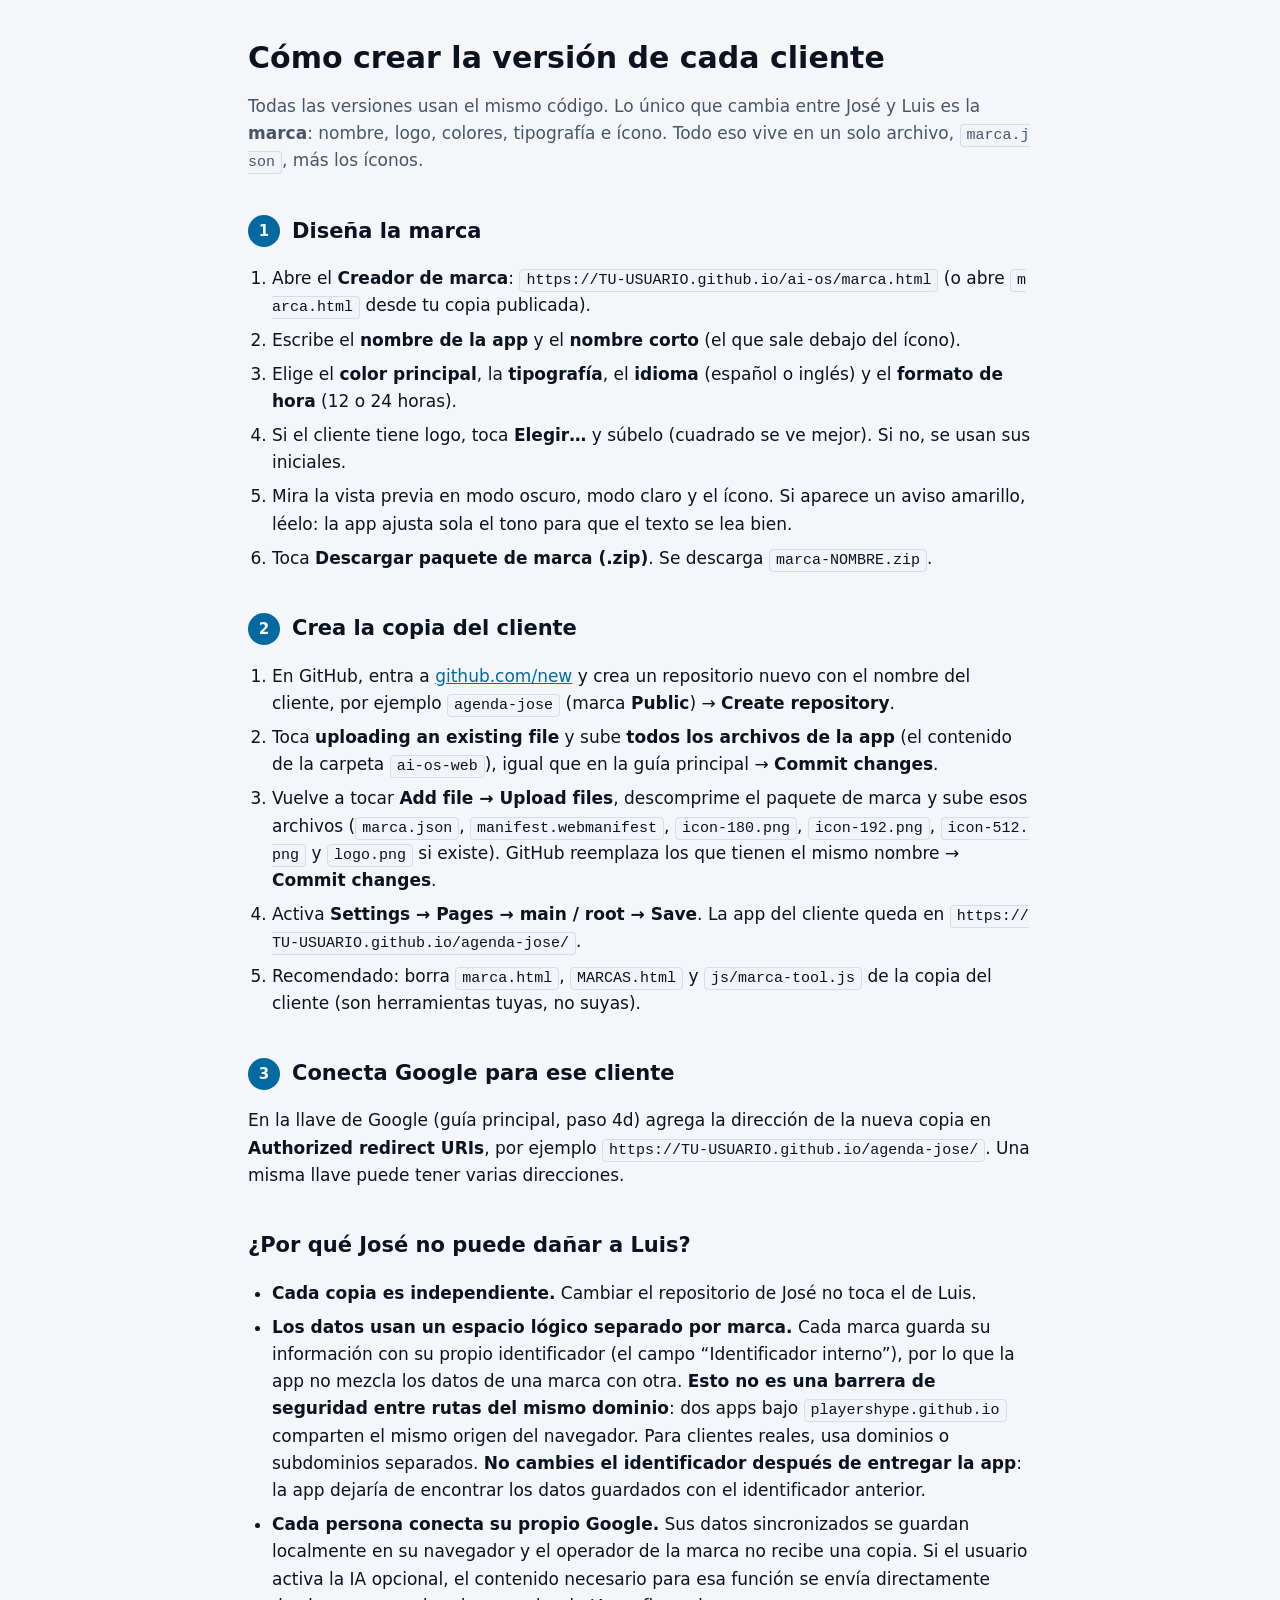
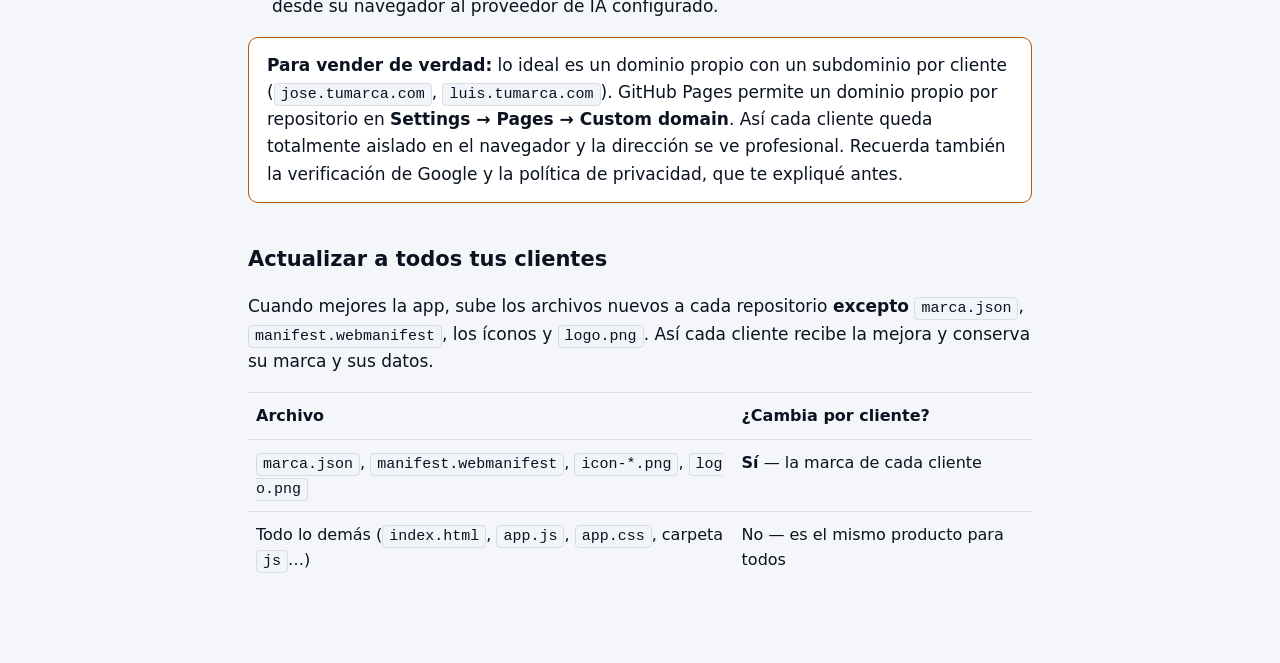
<file: MARCAS.html>
<!doctype html>
<html lang="es">
<head>
<meta charset="utf-8">
<meta name="viewport" content="width=device-width, initial-scale=1">
<title>Cómo crear la versión de cada cliente</title>
<style>
:root{--bg:#0A0D14;--s1:#111622;--s2:#182030;--bd:rgba(255,255,255,.09);--tx:#E2E8F0;--mu:#A3B1C4;--pri:#38BDF8;--warn:#FBBF24;color-scheme:dark}
@media (prefers-color-scheme: light){:root{--bg:#F4F6F9;--s1:#FFFFFF;--s2:#F1F4F8;--bd:rgba(15,23,42,.10);--tx:#0B1220;--mu:#475569;--pri:#0369A1;--warn:#B45309;color-scheme:light}}
*{box-sizing:border-box}
body{margin:0;background:var(--bg);color:var(--tx);font:17px/1.6 system-ui,-apple-system,'Segoe UI',sans-serif}
main{max-width:820px;margin:0 auto;padding:40px 18px 80px}
h1{font-size:30px;line-height:1.2;margin:0 0 8px}
h2{font-size:21px;margin:40px 0 8px;display:flex;gap:12px;align-items:center}
h2 .n{display:inline-flex;width:32px;height:32px;border-radius:50%;background:var(--pri);color:var(--bg);font-size:15px;align-items:center;justify-content:center;flex:0 0 auto}
.mu{color:var(--mu)} a{color:var(--pri)}
ol,ul{padding-left:24px} li{margin:7px 0}
code{font:15px ui-monospace,Consolas,monospace;background:var(--s2);border:1px solid var(--bd);padding:2px 6px;border-radius:4px;word-break:break-all}
.box{background:var(--s1);border:1px solid var(--bd);border-radius:10px;padding:14px 18px;margin:16px 0}
.warn{border-color:var(--warn)} .tip{border-color:var(--pri)}
table{border-collapse:collapse;width:100%;font-size:16px} td,th{border-top:1px solid var(--bd);padding:10px 8px;text-align:left;vertical-align:top}
</style>
</head>
<body><main>
<h1>Cómo crear la versión de cada cliente</h1>
<p class="mu">Todas las versiones usan el mismo código. Lo único que cambia entre José y Luis es la <b>marca</b>: nombre, logo, colores, tipografía e ícono. Todo eso vive en un solo archivo, <code>marca.json</code>, más los íconos.</p>

<h2><span class="n">1</span>Diseña la marca</h2>
<ol>
<li>Abre el <b>Creador de marca</b>: <code>https://TU-USUARIO.github.io/ai-os/marca.html</code> (o abre <code>marca.html</code> desde tu copia publicada).</li>
<li>Escribe el <b>nombre de la app</b> y el <b>nombre corto</b> (el que sale debajo del ícono).</li>
<li>Elige el <b>color principal</b>, la <b>tipografía</b>, el <b>idioma</b> (español o inglés) y el <b>formato de hora</b> (12 o 24 horas).</li>
<li>Si el cliente tiene logo, toca <b>Elegir…</b> y súbelo (cuadrado se ve mejor). Si no, se usan sus iniciales.</li>
<li>Mira la vista previa en modo oscuro, modo claro y el ícono. Si aparece un aviso amarillo, léelo: la app ajusta sola el tono para que el texto se lea bien.</li>
<li>Toca <b>Descargar paquete de marca (.zip)</b>. Se descarga <code>marca-NOMBRE.zip</code>.</li>
</ol>

<h2><span class="n">2</span>Crea la copia del cliente</h2>
<ol>
<li>En GitHub, entra a <a href="https://github.com/new" target="_blank" rel="noopener">github.com/new</a> y crea un repositorio nuevo con el nombre del cliente, por ejemplo <code>agenda-jose</code> (marca <b>Public</b>) → <b>Create repository</b>.</li>
<li>Toca <b>uploading an existing file</b> y sube <b>todos los archivos de la app</b> (el contenido de la carpeta <code>ai-os-web</code>), igual que en la guía principal → <b>Commit changes</b>.</li>
<li>Vuelve a tocar <b>Add file → Upload files</b>, descomprime el paquete de marca y sube esos archivos (<code>marca.json</code>, <code>manifest.webmanifest</code>, <code>icon-180.png</code>, <code>icon-192.png</code>, <code>icon-512.png</code> y <code>logo.png</code> si existe). GitHub reemplaza los que tienen el mismo nombre → <b>Commit changes</b>.</li>
<li>Activa <b>Settings → Pages → main / root → Save</b>. La app del cliente queda en <code>https://TU-USUARIO.github.io/agenda-jose/</code>.</li>
<li>Recomendado: borra <code>marca.html</code>, <code>MARCAS.html</code> y <code>js/marca-tool.js</code> de la copia del cliente (son herramientas tuyas, no suyas).</li>
</ol>

<h2><span class="n">3</span>Conecta Google para ese cliente</h2>
<p>En la llave de Google (guía principal, paso 4d) agrega la dirección de la nueva copia en <b>Authorized redirect URIs</b>, por ejemplo <code>https://TU-USUARIO.github.io/agenda-jose/</code>. Una misma llave puede tener varias direcciones.</p>

<h2>¿Por qué José no puede dañar a Luis?</h2>
<ul>
<li><b>Cada copia es independiente.</b> Cambiar el repositorio de José no toca el de Luis.</li>
<li><b>Los datos usan un espacio lógico separado por marca.</b> Cada marca guarda su información con su propio identificador (el campo “Identificador interno”), por lo que la app no mezcla los datos de una marca con otra. <b>Esto no es una barrera de seguridad entre rutas del mismo dominio</b>: dos apps bajo <code>playershype.github.io</code> comparten el mismo origen del navegador. Para clientes reales, usa dominios o subdominios separados. <b>No cambies el identificador después de entregar la app</b>: la app dejaría de encontrar los datos guardados con el identificador anterior.</li>
<li><b>Cada persona conecta su propio Google.</b> Sus datos sincronizados se guardan localmente en su navegador y el operador de la marca no recibe una copia. Si el usuario activa la IA opcional, el contenido necesario para esa función se envía directamente desde su navegador al proveedor de IA configurado.</li>
</ul>

<div class="box warn"><b>Para vender de verdad:</b> lo ideal es un dominio propio con un subdominio por cliente (<code>jose.tumarca.com</code>, <code>luis.tumarca.com</code>). GitHub Pages permite un dominio propio por repositorio en <b>Settings → Pages → Custom domain</b>. Así cada cliente queda totalmente aislado en el navegador y la dirección se ve profesional. Recuerda también la verificación de Google y la política de privacidad, que te expliqué antes.</div>

<h2>Actualizar a todos tus clientes</h2>
<p>Cuando mejores la app, sube los archivos nuevos a cada repositorio <b>excepto</b> <code>marca.json</code>, <code>manifest.webmanifest</code>, los íconos y <code>logo.png</code>. Así cada cliente recibe la mejora y conserva su marca y sus datos.</p>

<table>
<tr><th>Archivo</th><th>¿Cambia por cliente?</th></tr>
<tr><td><code>marca.json</code>, <code>manifest.webmanifest</code>, <code>icon-*.png</code>, <code>logo.png</code></td><td><b>Sí</b> — la marca de cada cliente</td></tr>
<tr><td>Todo lo demás (<code>index.html</code>, <code>app.js</code>, <code>app.css</code>, carpeta <code>js</code>…)</td><td>No — es el mismo producto para todos</td></tr>
</table>
</main></body></html>
</file>
<file: app.css>
/* AI Operating System — design tokens (dark default, light via data-theme or system) */
:root {
  --bg:#0A0D14; --s1:#111622; --s2:#182030; --s3:#1E293B; --bd:rgba(255,255,255,.08); --bd2:rgba(255,255,255,.14);
  --tx:#E2E8F0; --mu:#A3B1C4; --fa:#7F8DA3;
  --pri:#38BDF8; --pri-t:rgba(56,189,248,.13); --pri-b:rgba(56,189,248,.40);
  --ok:#34D399; --ok-t:rgba(16,185,129,.14); --warn:#FBBF24; --warn-t:rgba(245,158,11,.14);
  --crit:#F87171; --crit-t:rgba(239,68,68,.14); --crit-b:rgba(239,68,68,.45);
  --btn-bg:#38BDF8; --btn-fg:#06121F; --glow:radial-gradient(ellipse at top,rgba(56,189,248,.10),transparent 70%);
  --shadow:0 20px 60px rgba(0,0,0,.5);
  color-scheme: dark;
}
@media (prefers-color-scheme: light) { :root:not([data-theme="dark"]) {
  --bg:#F4F6F9; --s1:#FFFFFF; --s2:#F1F4F8; --s3:#E5EAF1; --bd:rgba(15,23,42,.09); --bd2:rgba(15,23,42,.16);
  --tx:#0B1220; --mu:#475569; --fa:#5B6B80; --pri:#0369A1; --pri-t:rgba(3,105,161,.09); --pri-b:rgba(3,105,161,.35);
  --ok:#047857; --ok-t:rgba(4,120,87,.10); --warn:#B45309; --warn-t:rgba(180,83,9,.10); --crit:#B91C1C; --crit-t:rgba(185,28,28,.08); --crit-b:rgba(185,28,28,.35);
  --btn-bg:#0B1220; --btn-fg:#FFFFFF; --glow:radial-gradient(ellipse at top,rgba(3,105,161,.06),transparent 70%); --shadow:0 20px 60px rgba(15,23,42,.18); color-scheme: light;
}}
:root[data-theme="light"] {
  --bg:#F4F6F9; --s1:#FFFFFF; --s2:#F1F4F8; --s3:#E5EAF1; --bd:rgba(15,23,42,.09); --bd2:rgba(15,23,42,.16);
  --tx:#0B1220; --mu:#475569; --fa:#5B6B80; --pri:#0369A1; --pri-t:rgba(3,105,161,.09); --pri-b:rgba(3,105,161,.35);
  --ok:#047857; --ok-t:rgba(4,120,87,.10); --warn:#B45309; --warn-t:rgba(180,83,9,.10); --crit:#B91C1C; --crit-t:rgba(185,28,28,.08); --crit-b:rgba(185,28,28,.35);
  --btn-bg:#0B1220; --btn-fg:#FFFFFF; --glow:radial-gradient(ellipse at top,rgba(3,105,161,.06),transparent 70%); --shadow:0 20px 60px rgba(15,23,42,.18); color-scheme: light;
}
* { box-sizing: border-box; }
html, body { margin: 0; background: var(--bg); color: var(--tx); }
body { font: 14px/1.45 Geist, system-ui, -apple-system, 'Segoe UI', sans-serif; -webkit-font-smoothing: antialiased; }
a { color: var(--pri); } a:hover { color: var(--tx); }
button, input, select, textarea { font: inherit; color: inherit; }
:focus-visible { outline: 2px solid var(--pri); outline-offset: 2px; }
.boot { display: grid; place-items: center; min-height: 100vh; color: var(--fa); }
.sr { position: absolute; width: 1px; height: 1px; overflow: hidden; clip: rect(0 0 0 0); white-space: nowrap; }
.mono { font-family: 'JetBrains Mono', ui-monospace, Consolas, monospace; font-variant-numeric: tabular-nums; }
.eyebrow { font-family: 'JetBrains Mono', ui-monospace, monospace; font-size: 11px; font-weight: 500; letter-spacing: .06em; text-transform: uppercase; color: var(--fa); }
.muted { color: var(--mu); } .faint { color: var(--fa); } .small { font-size: 12px; } .s13 { font-size: 13px; }
.card { background: var(--s1); border: 1px solid var(--bd); border-radius: 8px; }
.pad { padding: 20px; }
.h1 { margin: 0; font-size: 30px; line-height: 36px; font-weight: 600; letter-spacing: -.025em; }
.h2 { margin: 0; font-size: 18px; font-weight: 600; letter-spacing: -.015em; line-height: 24px; }
.h3 { margin: 0; font-size: 16px; font-weight: 600; letter-spacing: -.01em; }
.sec-head { display: flex; align-items: baseline; justify-content: space-between; gap: 12px; flex-wrap: wrap; margin-bottom: 12px; }
.row { display: flex; align-items: center; gap: 8px; flex-wrap: wrap; }
.grow { flex: 1 1 0; min-width: 0; }
.stack { display: flex; flex-direction: column; gap: 24px; }
.grid2 { display: grid; grid-template-columns: repeat(auto-fit, minmax(300px, 1fr)); gap: 24px; }

.pill { display: inline-flex; align-items: center; gap: 6px; height: 22px; padding: 0 8px; border-radius: 999px; font: 600 10.5px/1 'JetBrains Mono', ui-monospace, monospace; letter-spacing: .04em; text-transform: uppercase; white-space: nowrap; }
.pill.wrap { white-space: normal; height: auto; min-height: 22px; padding: 4px 8px; line-height: 1.3; max-width: 100%; }
.tag { display: inline-flex; align-items: center; height: 18px; padding: 0 6px; border-radius: 3px; font: 600 10px/1 'JetBrains Mono', ui-monospace, monospace; letter-spacing: .05em; white-space: nowrap; vertical-align: 1px; }
.dot { width: 7px; height: 7px; border-radius: 50%; display: inline-block; flex: 0 0 auto; background: currentColor; }
.l-crit { background: var(--crit-t); color: var(--crit); } .l-warn { background: var(--warn-t); color: var(--warn); } .l-ok { background: var(--ok-t); color: var(--ok); }
.l-info { background: var(--pri-t); color: var(--pri); } .l-mute { background: var(--s3); color: var(--mu); }
.c-crit { color: var(--crit); } .c-warn { color: var(--warn); } .c-ok { color: var(--ok); } .c-info { color: var(--pri); } .c-mute { color: var(--fa); }
.t-FACT { background: var(--s3); color: var(--mu); } .t-INFERENCE { background: var(--warn-t); color: var(--warn); } .t-RECOMMENDATION { background: var(--pri-t); color: var(--pri); }

.btn { display: inline-flex; align-items: center; justify-content: center; gap: 6px; min-height: 36px; padding: 0 12px; border-radius: 4px; border: 1px solid var(--bd2); background: var(--s2); color: var(--tx); font: 500 13px Geist, system-ui, sans-serif; cursor: pointer; text-decoration: none; white-space: nowrap; }
.btn:hover { background: var(--s3); color: var(--tx); }
.btn:disabled { opacity: .5; cursor: default; }
.btn-p { background: var(--btn-bg); color: var(--btn-fg); border-color: transparent; font-weight: 600; }
.btn-p:hover { background: var(--btn-bg); color: var(--btn-fg); filter: brightness(1.1); }
.btn-g { background: transparent; border-color: transparent; color: var(--mu); }
.btn-g:hover { background: var(--s2); }
.btn-d { background: var(--crit-t); border-color: var(--crit-b); color: var(--crit); }
.btn-sm { min-height: 30px; font-size: 12px; padding: 0 10px; }
.chipbtn { min-height: 30px; padding: 0 10px; border-radius: 999px; cursor: pointer; font: 500 12px Geist, system-ui, sans-serif; border: 1px solid var(--bd2); background: transparent; color: var(--mu); }
.chipbtn[aria-pressed="true"] { background: var(--pri-t); color: var(--pri); border-color: var(--pri-b); }
.input { height: 38px; padding: 0 10px; border-radius: 4px; border: 1px solid var(--bd2); background: var(--bg); color: var(--tx); min-width: 0; }
textarea.input { height: auto; padding: 8px 10px; resize: vertical; }
input::placeholder, textarea::placeholder { color: var(--fa); }
.ul { list-style: none; margin: 0; padding: 0; }
.hover:hover { background: var(--s2); }
.divide > * + * { border-top: 1px solid var(--bd); }
.empty { padding: 20px; color: var(--fa); font-size: 13px; text-align: center; }
.spin { width: 12px; height: 12px; border-radius: 50%; border: 2px solid var(--pri-b); border-top-color: var(--pri); animation: spin .8s linear infinite; display: inline-block; }
@keyframes spin { to { transform: rotate(360deg); } }

/* layout */
.topbar { border-bottom: 1px solid var(--bd); background: var(--s1); position: sticky; top: 0; z-index: 20; }
.wrap { max-width: 1400px; margin: 0 auto; padding-left: 24px; padding-right: 24px; }
.topbar-in { display: flex; flex-wrap: wrap; align-items: center; gap: 12px 20px; padding-top: 12px; padding-bottom: 12px; }
.brand { display: flex; align-items: center; gap: 12px; text-decoration: none; color: inherit; }
.search { position: relative; flex: 1 1 360px; max-width: 680px; }
.search label { display: flex; align-items: center; gap: 10px; height: 40px; padding: 0 12px; border-radius: 6px; background: var(--bg); border: 1px solid var(--bd2); }
.search input { flex: 1; min-width: 0; border: 0; outline: none; background: transparent; font-size: 14px; }
.search-results { position: absolute; top: 46px; left: 0; right: 0; max-height: 70vh; overflow: auto; background: var(--s1); border: 1px solid var(--bd2); border-radius: 8px; box-shadow: var(--shadow); z-index: 30; }
.nav { display: flex; flex-wrap: wrap; align-items: center; gap: 8px; margin-left: auto; }
.strip { border-bottom: 1px solid var(--bd); }
.strip-in { display: flex; flex-wrap: wrap; align-items: center; gap: 8px 16px; padding-top: 10px; padding-bottom: 10px; font-size: 12px; }
.body { display: flex; flex-wrap: wrap; gap: 24px; align-items: flex-start; padding-top: 24px; padding-bottom: 48px; }
.main { flex: 999 1 640px; min-width: 0; display: flex; flex-direction: column; gap: 24px; }
.aside { flex: 1 1 340px; min-width: 0; display: flex; flex-direction: column; gap: 24px; }

/* brief */
.brief { padding: 24px; background-image: var(--glow); border-color: var(--pri-b); }
.brief-li { display: grid; grid-template-columns: 124px minmax(0, 1fr); gap: 12px; align-items: baseline; font-size: 15px; line-height: 22px; }
@media (max-width: 640px) { .brief-li { grid-template-columns: 1fr; gap: 2px; } .h1 { font-size: 24px; line-height: 30px; } .wrap { padding-left: 16px; padding-right: 16px; } }

/* priorities */
.prio { padding: 18px 20px; display: grid; grid-template-columns: 28px minmax(0, 1fr); gap: 14px; }
.rank { width: 26px; height: 26px; border-radius: 50%; display: inline-flex; align-items: center; justify-content: center; font-size: 12px; font-weight: 600; }
.why-box { margin-top: 12px; padding: 12px 14px; border-radius: 6px; background: var(--s2); border: 1px solid var(--bd); }
.two { display: grid; grid-template-columns: repeat(auto-fit, minmax(240px, 1fr)); gap: 12px; margin-top: 12px; }

/* timeline */
.tl { padding: 10px 16px; display: grid; grid-template-columns: 78px 14px minmax(0, 1fr); gap: 12px; align-items: start; }
.tl.past { opacity: .55; }
.tl-dot { width: 10px; height: 10px; border-radius: 50%; margin-top: 5px; box-shadow: 0 0 0 3px var(--s1); }
.issue { margin: 8px 16px; padding: 12px 14px; border-radius: 6px; display: flex; flex-wrap: wrap; gap: 8px 16px; align-items: center; }
.issue.crit { border: 1px solid var(--crit-b); background: var(--crit-t); }
.prep { margin-top: 12px; padding: 16px; border-radius: 6px; background: var(--s2); border: 1px solid var(--pri-b); }
.prep-grid { display: grid; grid-template-columns: repeat(auto-fit, minmax(220px, 1fr)); gap: 14px 24px; font-size: 13px; }

/* tabs & tables */
.tabs { display: flex; flex-wrap: wrap; gap: 4px; padding: 8px; border-bottom: 1px solid var(--bd); }
.tab { display: inline-flex; align-items: center; gap: 8px; min-height: 36px; padding: 0 14px; border-radius: 4px; border: 0; cursor: pointer; background: transparent; color: var(--mu); font: 500 13px Geist, system-ui, sans-serif; }
.tab[aria-selected="true"] { background: var(--s3); color: var(--tx); }
.count { font: 500 11px 'JetBrains Mono', monospace; padding: 0 6px; border-radius: 999px; background: var(--s3); color: var(--mu); }
.tbl-wrap { overflow-x: auto; }
table.tbl { width: 100%; border-collapse: collapse; font-size: 13px; }
.tbl th { text-align: left; padding: 10px 8px; font-weight: 500; }
.tbl th:first-child, .tbl td:first-child { padding-left: 16px; } .tbl th:last-child, .tbl td:last-child { padding-right: 16px; }
.tbl td { padding: 12px 8px; border-top: 1px solid var(--bd); vertical-align: top; }
.bar { height: 6px; border-radius: 3px; background: var(--s3); overflow: hidden; } .bar > div { height: 6px; }
.mail { padding: 14px 16px; display: grid; grid-template-columns: 36px minmax(0, 1fr); gap: 12px; }
.avatar { width: 34px; height: 34px; border-radius: 50%; background: var(--s3); color: var(--mu); display: inline-flex; align-items: center; justify-content: center; font-size: 12px; font-weight: 600; }
.box { padding: 12px; border-radius: 6px; background: var(--s2); border: 1px solid var(--bd); }

/* chat */
.bubble-q { align-self: flex-end; max-width: 88%; padding: 10px 12px; border-radius: 10px 10px 2px 10px; background: var(--pri-t); font-size: 13px; }
.chatlog { display: flex; flex-direction: column; gap: 10px; max-height: 560px; overflow: auto; }
.composer { display: flex; align-items: flex-end; gap: 8px; padding: 8px; border-radius: 6px; background: var(--bg); border: 1px solid var(--bd2); }
.composer textarea { flex: 1; min-width: 0; resize: none; border: 0; outline: none; background: transparent; font-size: 13px; }

/* modal & toast */
.modal-bg { position: fixed; inset: 0; background: rgba(5,8,14,.6); display: grid; place-items: center; padding: 16px; z-index: 50; }
.modal { width: min(680px, 100%); max-height: 90vh; overflow: auto; background: var(--s1); border: 1px solid var(--bd2); border-radius: 10px; box-shadow: var(--shadow); padding: 22px; }
#toast-root { position: fixed; bottom: 16px; left: 50%; transform: translateX(-50%); display: flex; flex-direction: column; gap: 8px; z-index: 60; }
.toast { padding: 10px 14px; border-radius: 6px; background: var(--s3); border: 1px solid var(--bd2); box-shadow: var(--shadow); font-size: 13px; max-width: 90vw; }
.toast.err { border-color: var(--crit-b); color: var(--crit); }

/* settings */
.field { display: grid; grid-template-columns: minmax(140px, 220px) minmax(0, 1fr); gap: 8px 20px; align-items: center; padding: 14px 0; border-top: 1px solid var(--bd); }
@media (max-width: 640px) { .field { grid-template-columns: 1fr; } }
.switch { width: 44px; height: 26px; border-radius: 13px; border: 0; cursor: pointer; padding: 3px; display: inline-flex; background: var(--s3); flex: 0 0 auto; }
.switch::after { content: ''; width: 20px; height: 20px; border-radius: 50%; background: #fff; transition: transform .15s; }
.switch[aria-checked="true"] { background: var(--pri); } .switch[aria-checked="true"]::after { transform: translateX(18px); }
.steps-nav { display: grid; grid-template-columns: repeat(auto-fit, minmax(190px, 1fr)); gap: 8px; }
.step-btn { width: 100%; text-align: left; padding: 12px 14px; border-radius: 6px; cursor: pointer; color: var(--tx); background: transparent; border: 1px solid var(--bd); min-height: 44px; }
.step-btn[aria-current="step"] { background: var(--s2); border-color: var(--pri-b); }
ol.howto { margin: 8px 0 0; padding-left: 20px; display: flex; flex-direction: column; gap: 8px; font-size: 14px; }
ol.howto li::marker { color: var(--pri); font-weight: 600; }
code, .code { font-family: 'JetBrains Mono', monospace; font-size: 12.5px; background: var(--s3); padding: 2px 6px; border-radius: 4px; word-break: break-all; }
.stage { padding: 10px 12px; border-radius: 6px; background: var(--s2); border: 1px solid var(--bd); }
</file>
